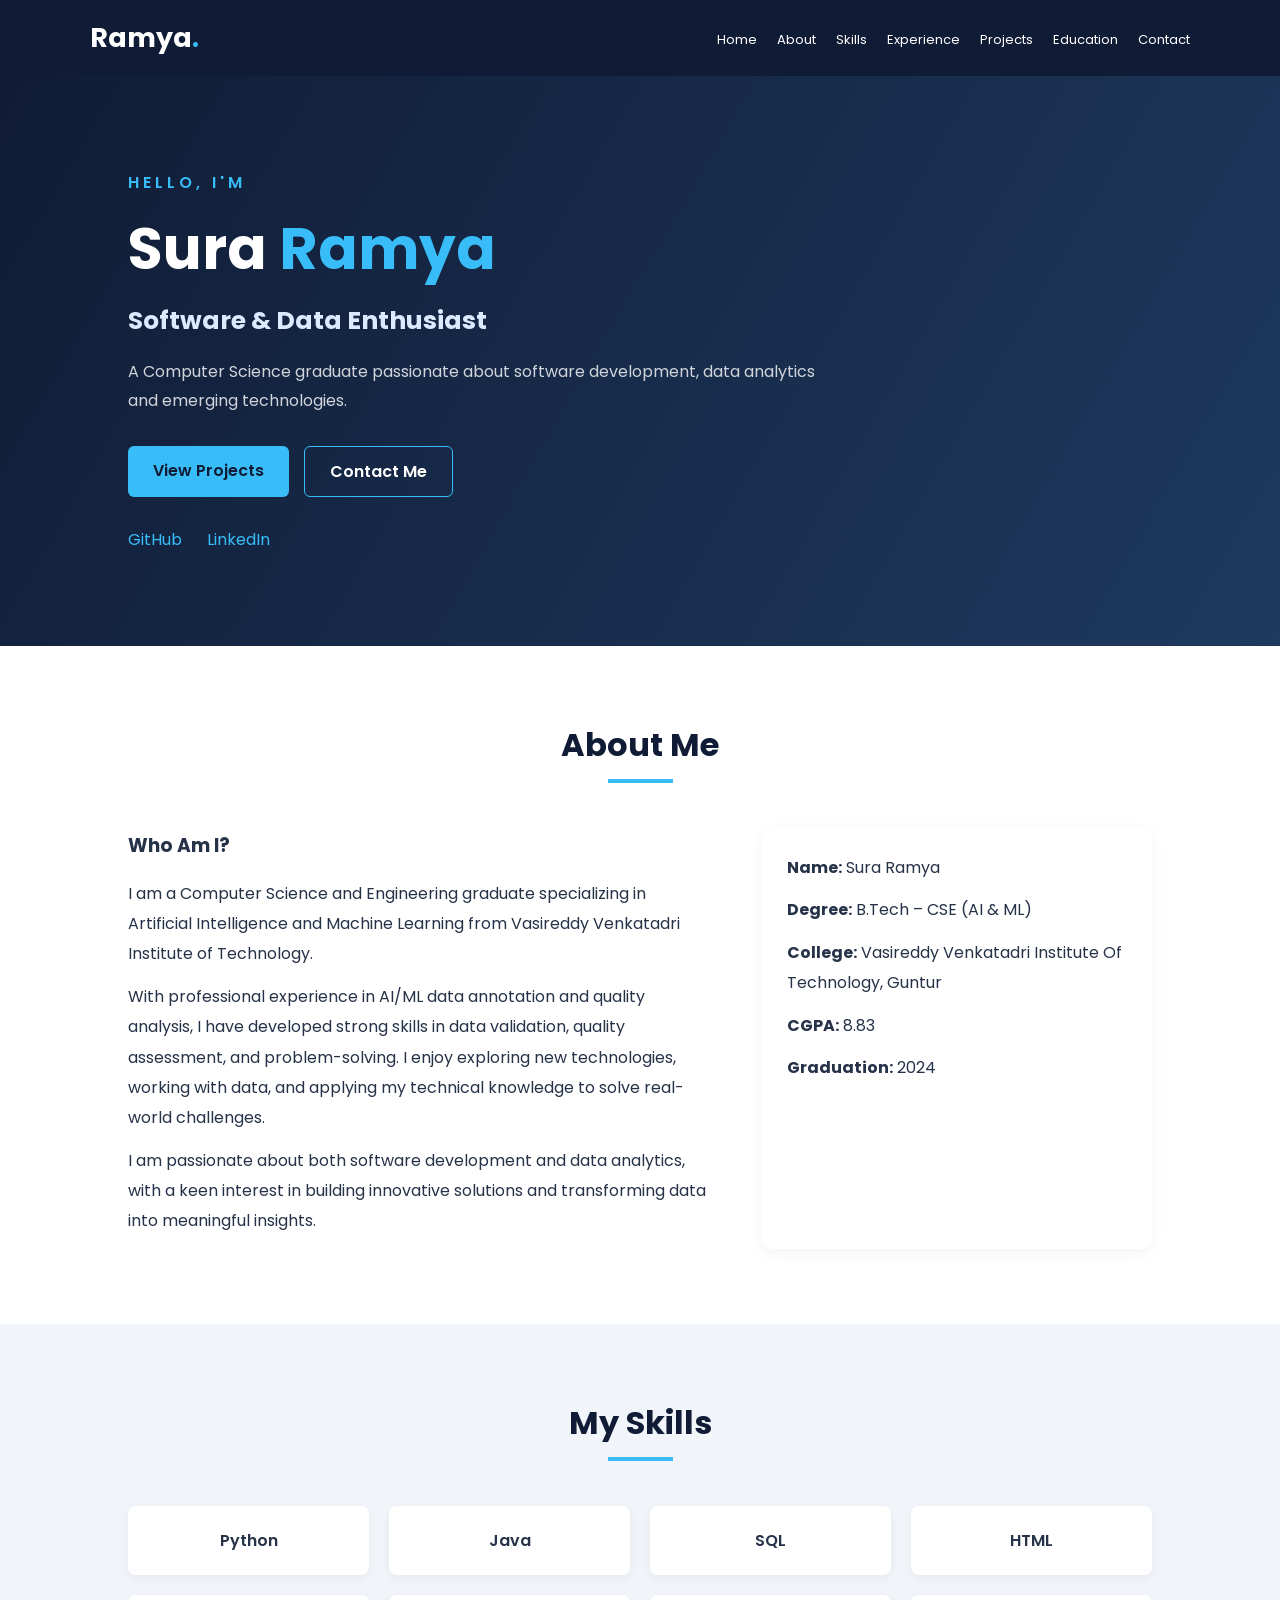
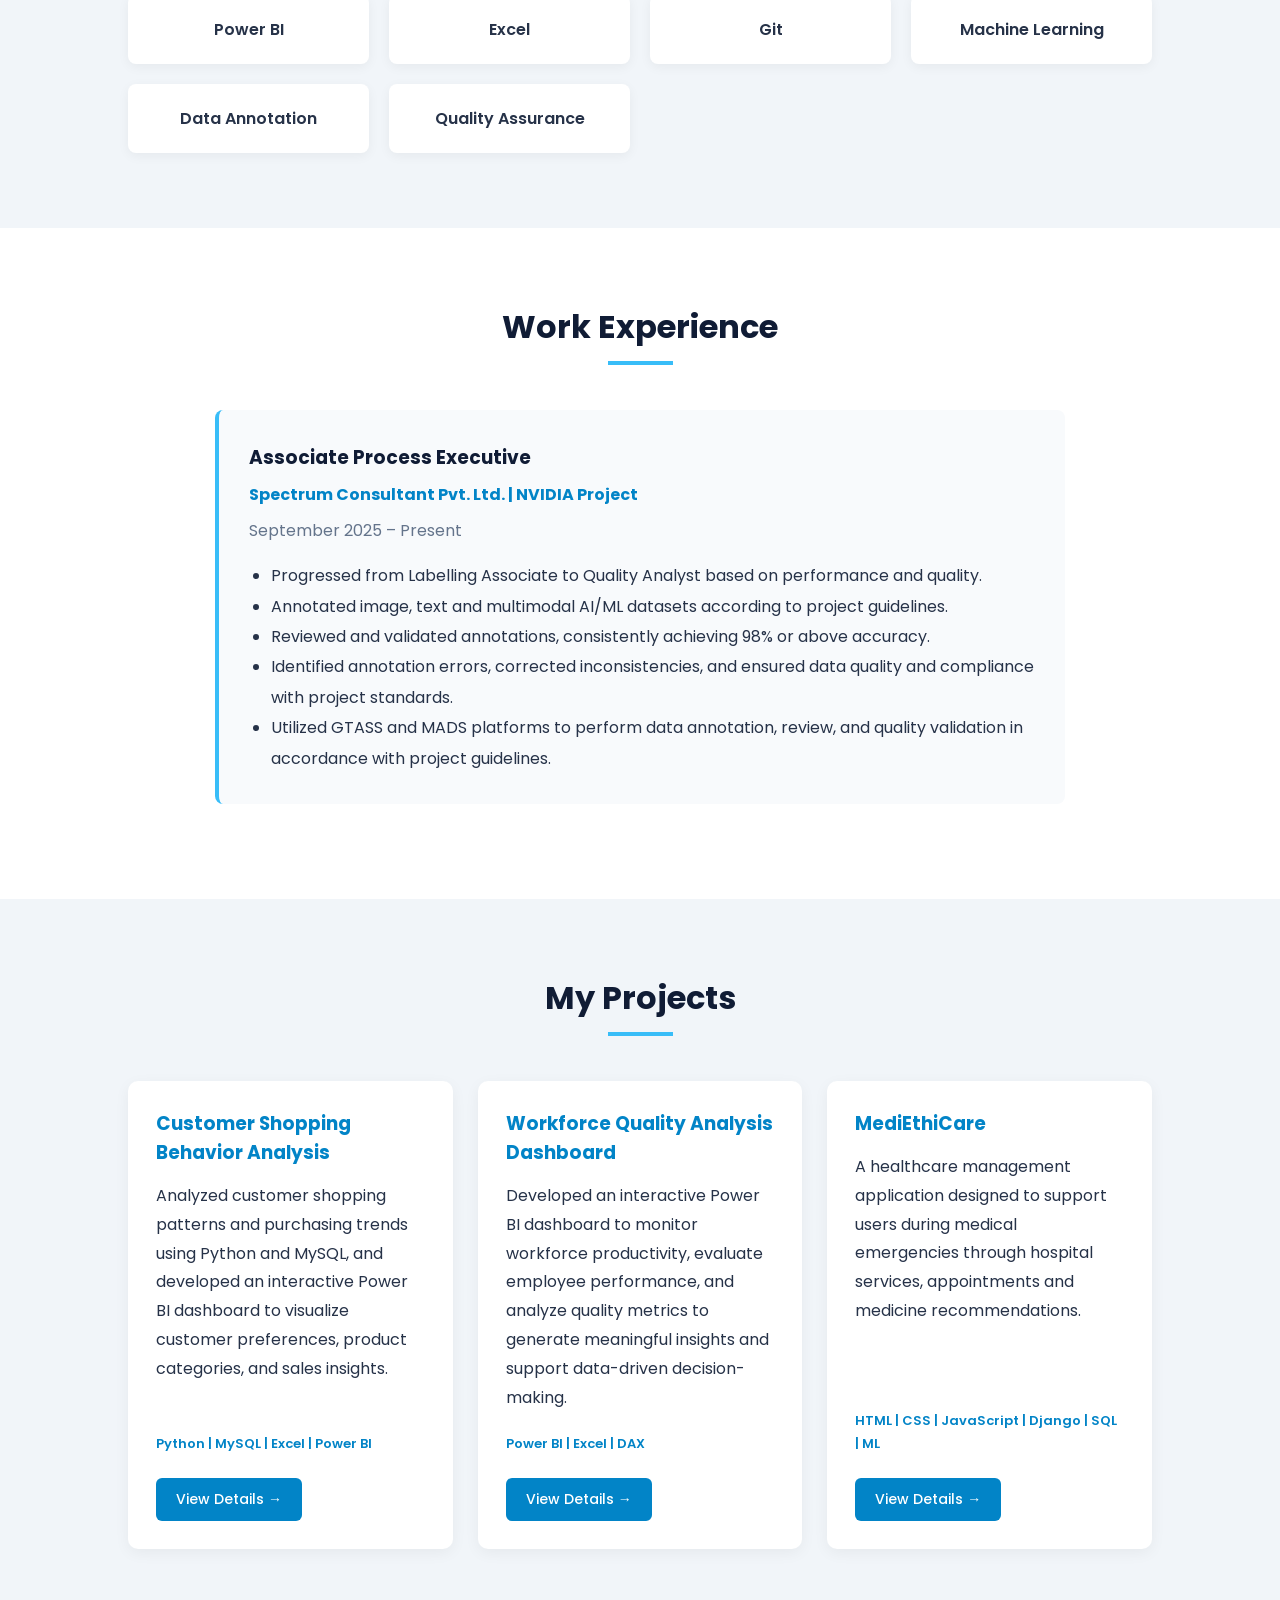
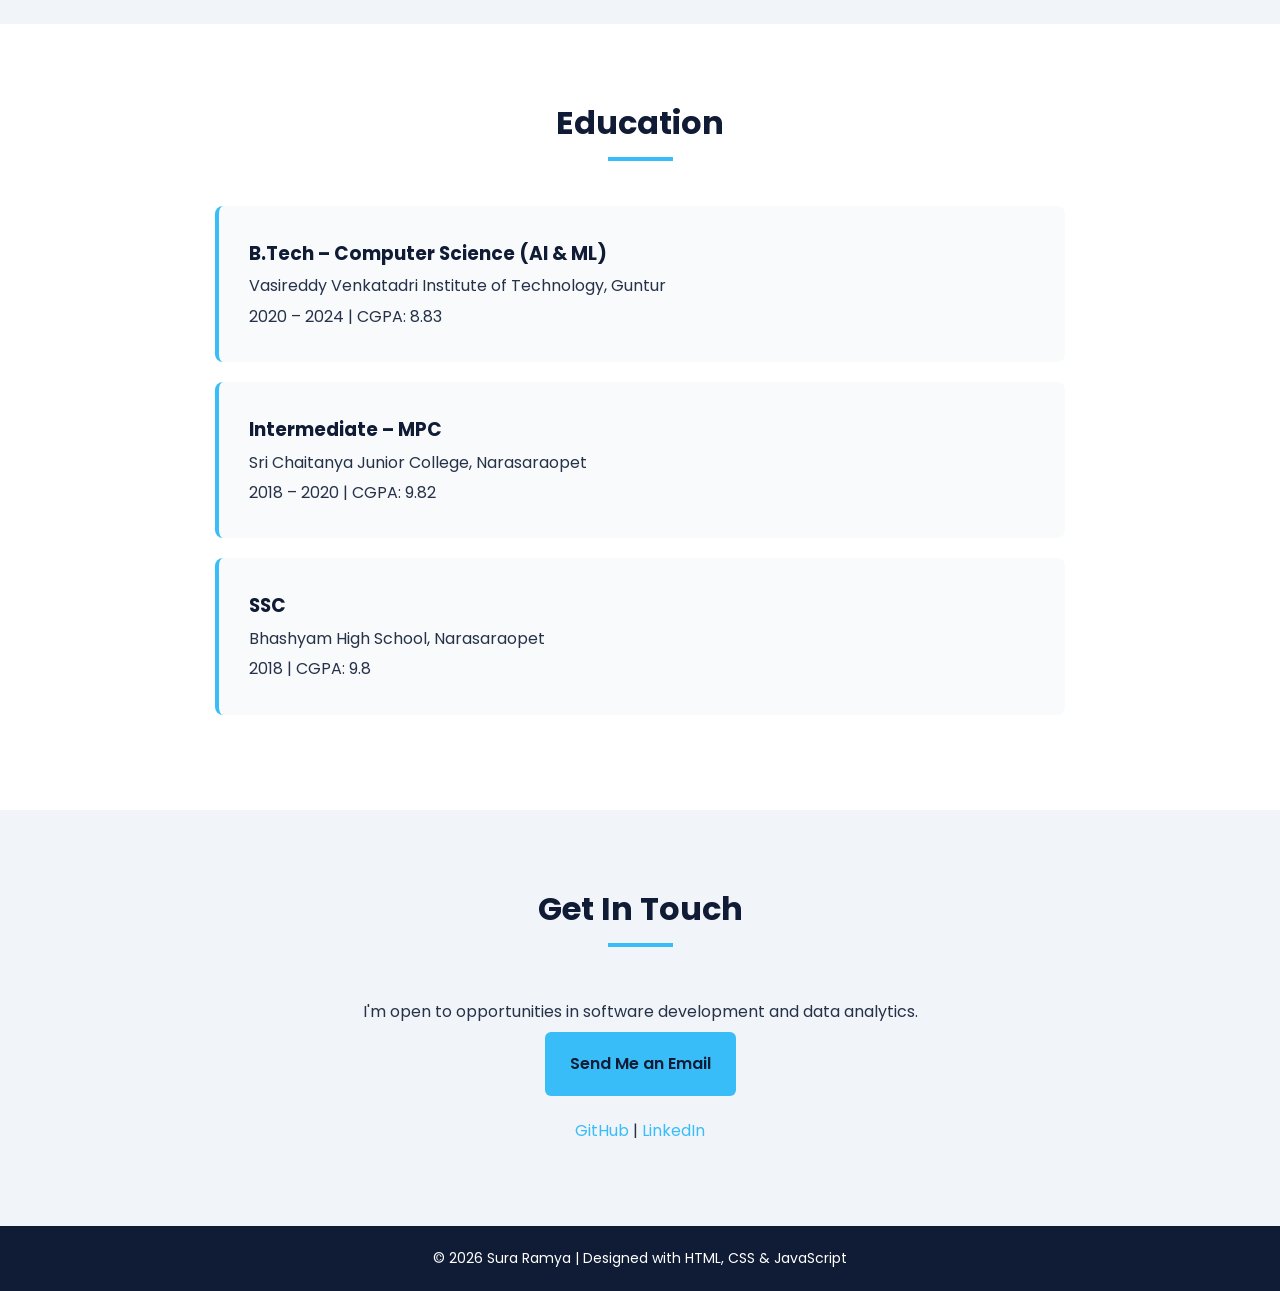
<file: index.html>
<!DOCTYPE html>
<html lang="en">
<head>
    <meta charset="UTF-8">
    <meta name="viewport" content="width=device-width, initial-scale=1.0">

    <title>Sura Ramya | Portfolio</title>

    <link rel="stylesheet" href="style.css">

    <link rel="preconnect" href="https://fonts.googleapis.com">
    <link href="https://fonts.googleapis.com/css2?family=Poppins:wght@300;400;500;600;700&display=swap" rel="stylesheet">
</head>

<body>

<!-- NAVBAR -->
<header>
    <nav class="navbar">
        <h2 class="logo">Ramya<span>.</span></h2>

        <ul class="nav-links" id="navLinks">
            <li><a href="#home">Home</a></li>
            <li><a href="#about">About</a></li>
            <li><a href="#skills">Skills</a></li>
            <li><a href="#experience">Experience</a></li>
            <li><a href="#projects">Projects</a></li>
            <li><a href="#education">Education</a></li>
            <li><a href="#contact">Contact</a></li>
        </ul>

        <button class="menu-btn" onclick="toggleMenu()">☰</button>
    </nav>
</header>

<!-- HOME -->
<section class="hero" id="home">
    <div class="hero-content">

        <p class="intro">HELLO, I'M</p>

        <h1>Sura <span>Ramya</span></h1>

        <h2>Software & Data Enthusiast</h2>

        <p>
            A Computer Science graduate passionate about
            software development, data analytics and
            emerging technologies.
        </p>

        <div class="hero-buttons">
            <a href="#projects" class="btn">View Projects</a>
            <a href="#contact" class="btn outline">Contact Me</a>
        </div>

        <div class="social-links">
            <a href="https://github.com/Ramyasura" target="_blank">GitHub</a>
            <a href="https://linkedin.com/in/sura-ramya-1ba580218" target="_blank">LinkedIn</a>
        </div>

    </div>
</section>

<!-- ABOUT -->
<section id="about" class="section">

    <h2 class="section-title">About Me</h2>

    <div class="about-content">

        <div>
            <h3>Who Am I?</h3>

            <p>
                I am a Computer Science and Engineering graduate specializing 
                in Artificial Intelligence and Machine Learning from Vasireddy 
                Venkatadri Institute of Technology.
            </p>

            <p>
                With professional experience in AI/ML data annotation and 
                quality analysis, I have developed strong skills in data validation, 
                quality assessment, and problem-solving. I enjoy exploring new technologies,
                working with data, and applying my technical knowledge to solve real-world
                challenges.
            </p>

            <p>
                I am passionate about both software development and data
                analytics, with a keen interest in building innovative 
                solutions and transforming data into meaningful insights.
            </p>
        </div>

        <div class="about-details">
            <p><strong>Name:</strong> Sura Ramya</p>
            <p><strong>Degree:</strong> B.Tech – CSE (AI & ML)</p>
            <p><strong>College:</strong> Vasireddy Venkatadri Institute Of Technology, Guntur</p>
            <p><strong>CGPA:</strong> 8.83</p>
            <p><strong>Graduation:</strong> 2024</p>
        </div>

    </div>
</section>

<!-- SKILLS -->
<section id="skills" class="section light">

    <h2 class="section-title">My Skills</h2>

    <div class="skills-grid">
        <div class="skill-card">Python</div>
        <div class="skill-card">Java</div>
        <div class="skill-card">SQL</div>
        <div class="skill-card">HTML</div>
        <div class="skill-card">Power BI</div>
        <div class="skill-card">Excel</div>
        <div class="skill-card">Git</div>
        <div class="skill-card">Machine Learning</div>
        <div class="skill-card">Data Annotation</div>
        <div class="skill-card">Quality Assurance</div>
    </div>

</section>

<!-- EXPERIENCE -->
<section id="experience" class="section">

    <h2 class="section-title">Work Experience</h2>

    <div class="experience-card">

        <h3>Associate Process Executive</h3>

        <h4>Spectrum Consultant Pvt. Ltd. | NVIDIA Project</h4>

        <p class="date">September 2025 – Present</p>

        <ul>
            <li>
                Progressed from Labelling Associate to Quality
                Analyst based on performance and quality.
            </li>

            <li>
                Annotated image, text and multimodal AI/ML datasets
                according to project guidelines.
            </li>

            <li>
                Reviewed and validated annotations, consistently
                achieving 98% or above accuracy.
            </li>

            <li>
               Identified annotation errors, corrected inconsistencies, 
               and ensured data quality and compliance with project standards.
            </li>

            <li>
                Utilized GTASS and MADS platforms to perform data annotation, review, 
                and quality validation in accordance with project guidelines.
            </li>
        </ul>

    </div>
</section>

<!-- PROJECTS -->
<section id="projects" class="section light">

    <h2 class="section-title">My Projects</h2>

    <div class="projects-grid">

        <!-- PROJECT 1 -->
        <div class="project-card">

            <h3>Customer Shopping Behavior Analysis</h3>

            <p>
                Analyzed customer shopping patterns and purchasing
                trends using Python and MySQL, and developed an
                interactive Power BI dashboard to visualize customer
                preferences, product categories, and sales insights.
            </p>

            <div class="tags">
                Python | MySQL | Excel | Power BI
            </div>

            <a href="customer-shopping-analysis.html" class="project-btn">
                View Details →
            </a>
        </div>

        <!-- PROJECT 2 -->
        <div class="project-card">

            <h3>Workforce Quality Analysis Dashboard</h3>

            <p>
                Developed an interactive Power BI dashboard to monitor workforce productivity, 
                evaluate employee performance, and analyze quality metrics to generate meaningful 
                insights and support data-driven decision-making.
            </p>

            <div class="tags">
                Power BI | Excel | DAX
            </div>

            <a href="quality-dashboard.html" class="project-btn">
                View Details →
            </a>

        </div>

        <!-- PROJECT 3 -->
        <div class="project-card">

            <h3>MediEthiCare</h3>

            <p>
                A healthcare management application designed
                to support users during medical emergencies
                through hospital services, appointments and
                medicine recommendations.
            </p>

            <div class="tags">
                HTML | CSS | JavaScript | Django | SQL | ML
            </div>

            <a href="medieticare.html" class="project-btn">
                View Details →
            </a>

        </div>


        

    </div>

</section>

<!-- EDUCATION -->
<section id="education" class="section">

    <h2 class="section-title">Education</h2>

    <div class="education-card">
        <h3>B.Tech – Computer Science (AI & ML)</h3>
        <p>Vasireddy Venkatadri Institute of Technology, Guntur</p>
        <p>2020 – 2024 | CGPA: 8.83</p>
    </div>

    <div class="education-card">
        <h3>Intermediate – MPC</h3>
        <p>Sri Chaitanya Junior College, Narasaraopet</p>
        <p>2018 – 2020 | CGPA: 9.82</p>
    </div>

    <div class="education-card">
        <h3>SSC</h3>
        <p>Bhashyam High School, Narasaraopet</p>
        <p>2018 | CGPA: 9.8</p>
    </div>

</section>

<!-- CONTACT -->
<section id="contact" class="section light">

    <h2 class="section-title">Get In Touch</h2>

    <div class="contact-content">

        <p>
            I'm open to opportunities in software development
            and data analytics.
        </p>

        <a href="mailto:suraramya9@gmail.com" class="btn">
            Send Me an Email
        </a>

        <p class="contact-links">
            <a href="https://github.com/Ramyasura" target="_blank">GitHub</a>
            |
            <a href="https://linkedin.com/in/sura-ramya-1ba580218" target="_blank">LinkedIn</a>
        </p>

    </div>

</section>

<!-- FOOTER -->
<footer>
    <p>© 2026 Sura Ramya | Designed with HTML, CSS & JavaScript</p>
</footer>

<script src="script.js"></script>

</body>
</html>
</file>
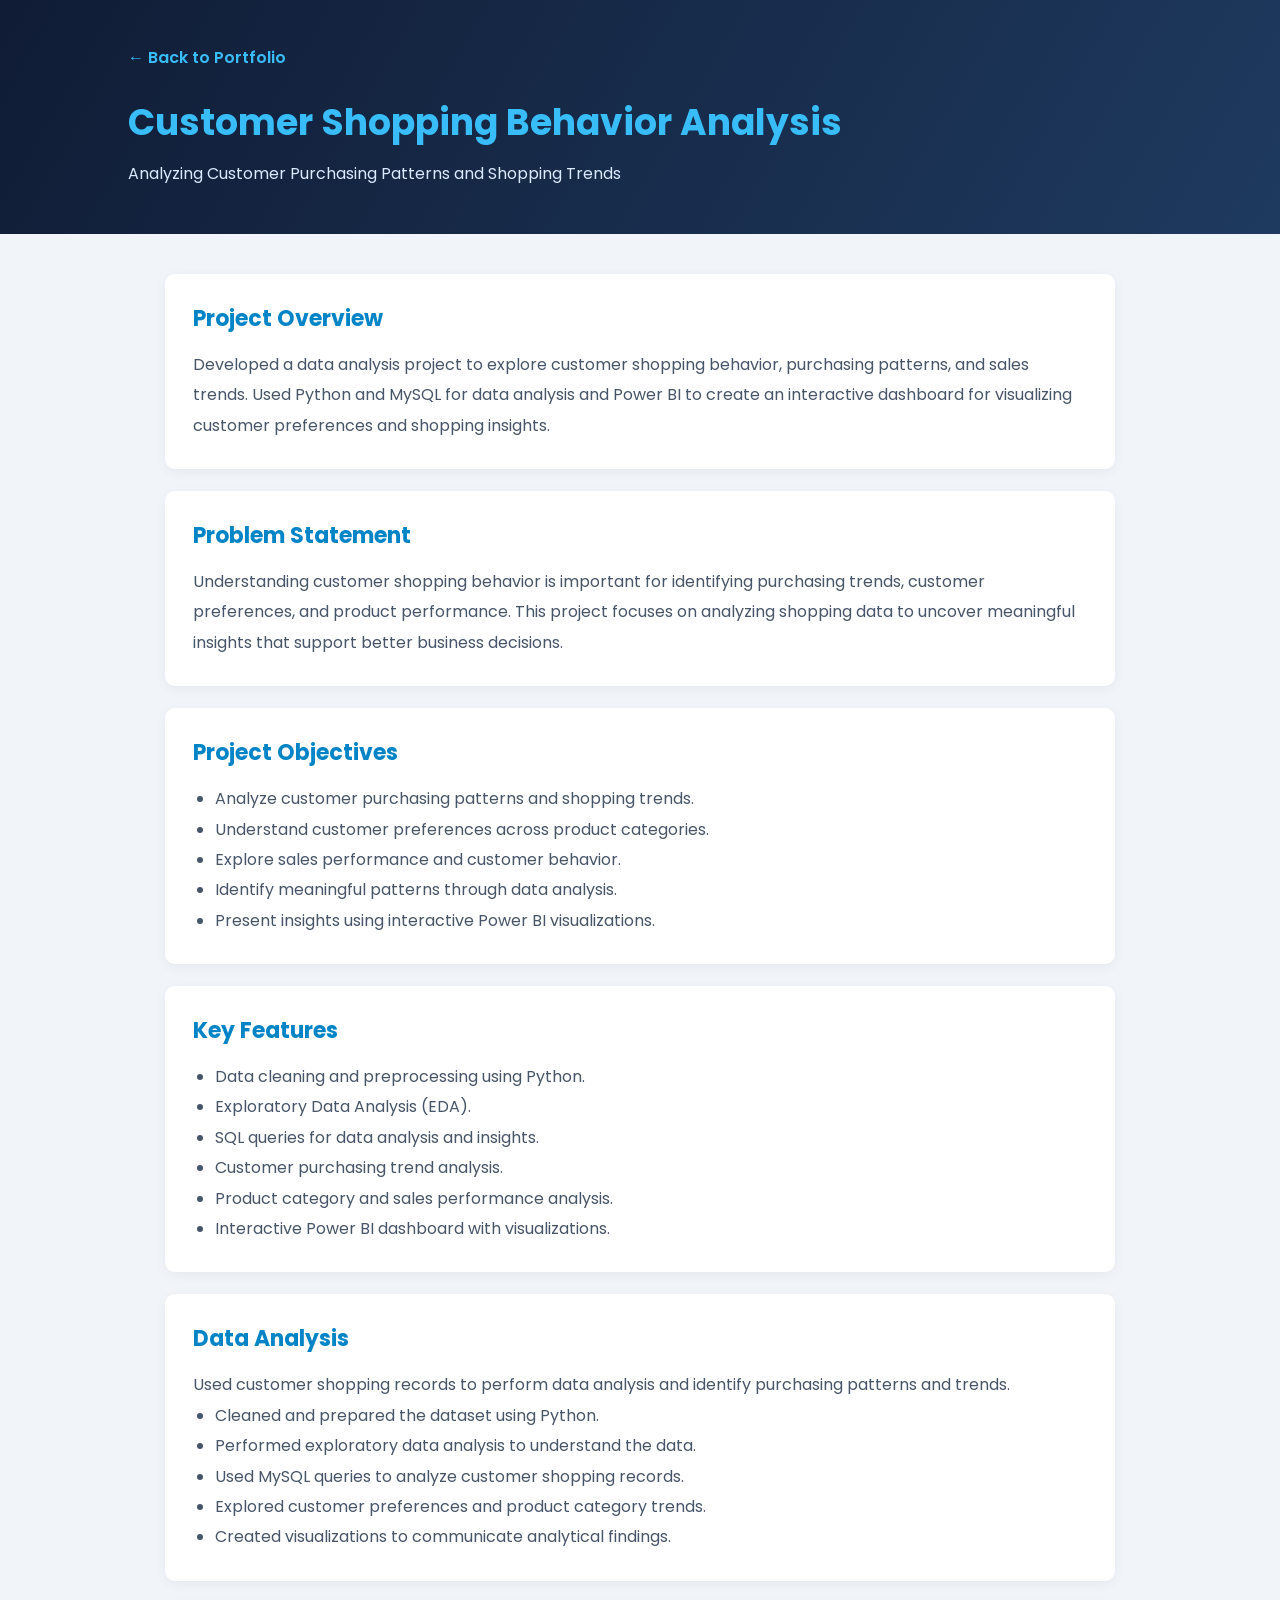
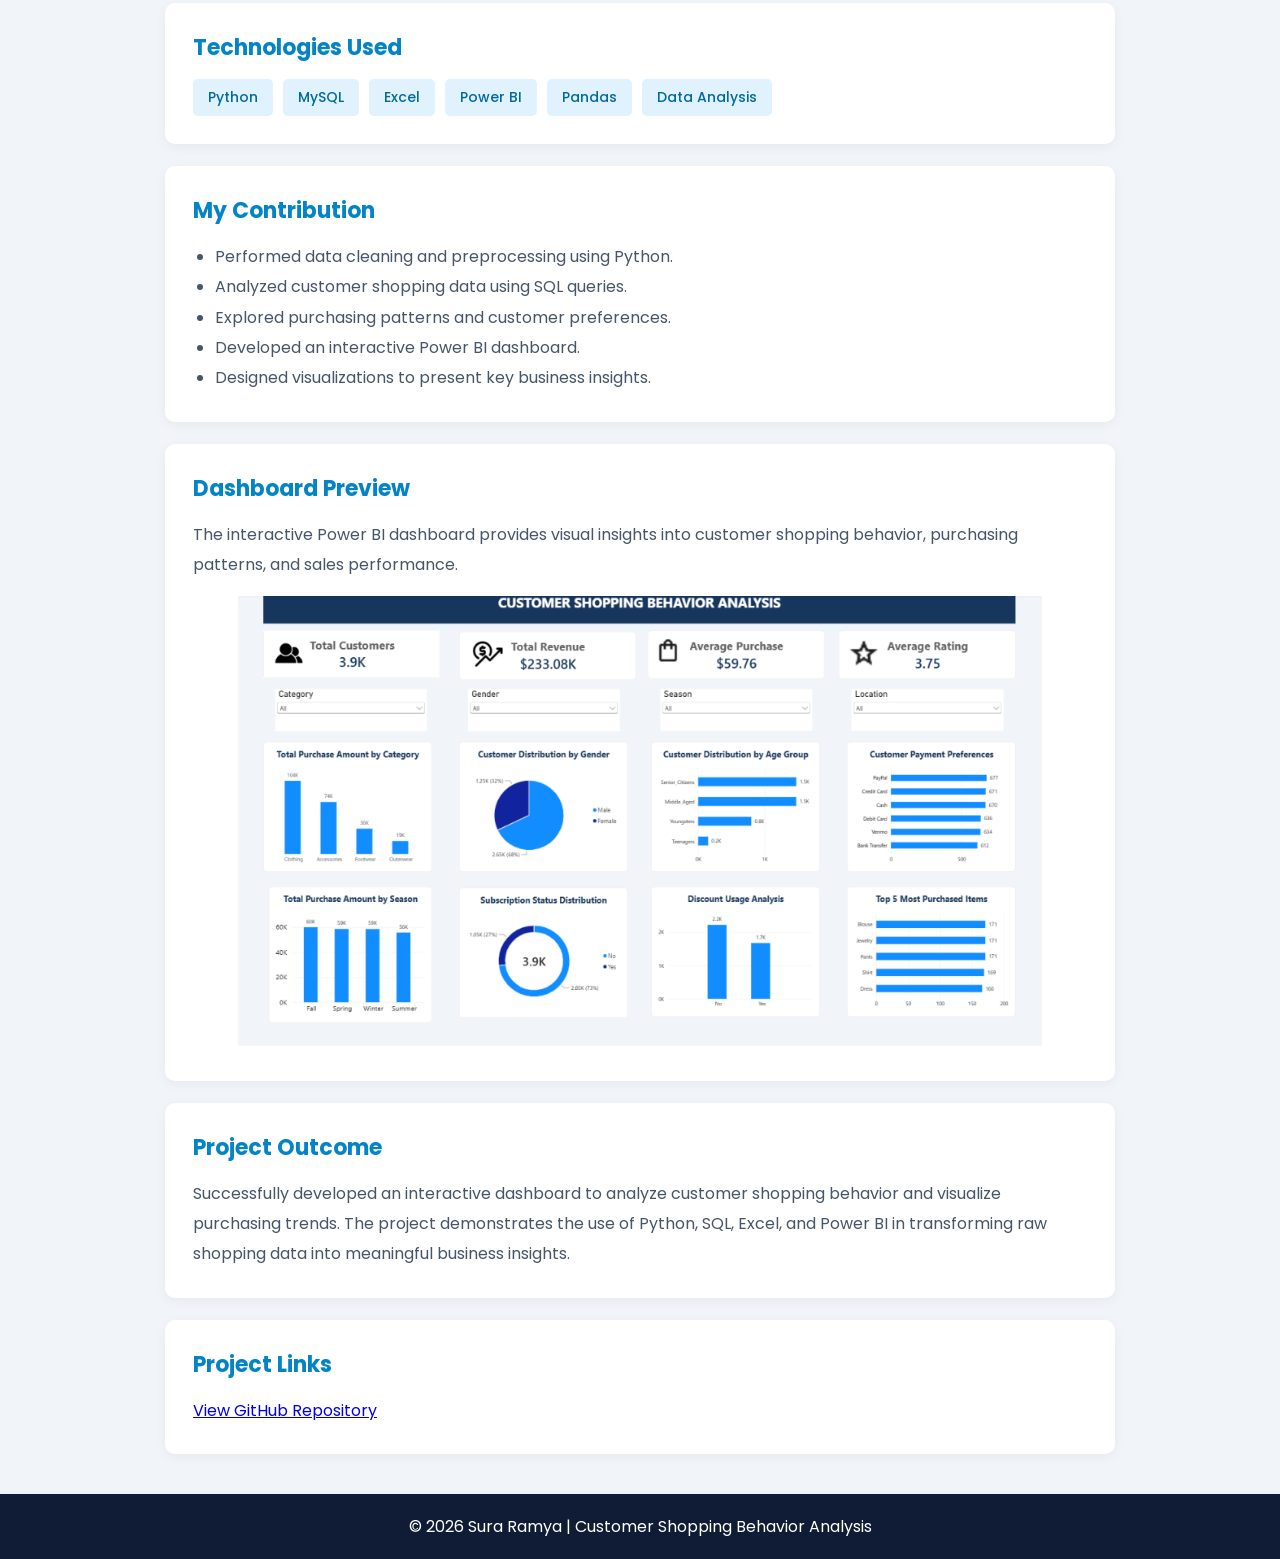
<file: customer-shopping-analysis.html>
<!DOCTYPE html>
<html lang="en">
<head>
    <meta charset="UTF-8">
    <meta name="viewport" content="width=device-width, initial-scale=1.0">

    <title>Customer Shopping Behavior Analysis | Sura Ramya</title>

    <link rel="stylesheet" href="project-style.css">

    <link href="https://fonts.googleapis.com/css2?family=Poppins:wght@300;400;500;600;700&display=swap" rel="stylesheet">
</head>

<body>

<header class="project-header">

    <a href="index.html" class="back-link">
        ← Back to Portfolio
    </a>

    <h1>Customer Shopping Behavior Analysis</h1>

    <p>Analyzing Customer Purchasing Patterns and Shopping Trends</p>

</header>

<main class="project-container">

    <section class="project-section">
        <h2>Project Overview</h2>

        <p>
            Developed a data analysis project to explore customer
            shopping behavior, purchasing patterns, and sales trends.
            Used Python and MySQL for data analysis and Power BI
            to create an interactive dashboard for visualizing
            customer preferences and shopping insights.
        </p>
    </section>

    <section class="project-section">
        <h2>Problem Statement</h2>

        <p>
            Understanding customer shopping behavior is important
            for identifying purchasing trends, customer preferences,
            and product performance. This project focuses on analyzing
            shopping data to uncover meaningful insights that support
            better business decisions.
        </p>
    </section>

    <section class="project-section">
        <h2>Project Objectives</h2>

        <ul>
            <li>Analyze customer purchasing patterns and shopping trends.</li>
            <li>Understand customer preferences across product categories.</li>
            <li>Explore sales performance and customer behavior.</li>
            <li>Identify meaningful patterns through data analysis.</li>
            <li>Present insights using interactive Power BI visualizations.</li>
        </ul>
    </section>

    <section class="project-section">
        <h2>Key Features</h2>

        <ul>
            <li>Data cleaning and preprocessing using Python.</li>
            <li>Exploratory Data Analysis (EDA).</li>
            <li>SQL queries for data analysis and insights.</li>
            <li>Customer purchasing trend analysis.</li>
            <li>Product category and sales performance analysis.</li>
            <li>Interactive Power BI dashboard with visualizations.</li>
        </ul>
    </section>

    <section class="project-section">
        <h2>Data Analysis</h2>

        <p>
            Used customer shopping records to perform data analysis
            and identify purchasing patterns and trends.
        </p>

        <ul>
            <li>Cleaned and prepared the dataset using Python.</li>
            <li>Performed exploratory data analysis to understand the data.</li>
            <li>Used MySQL queries to analyze customer shopping records.</li>
            <li>Explored customer preferences and product category trends.</li>
            <li>Created visualizations to communicate analytical findings.</li>
        </ul>
    </section>

    <section class="project-section">
        <h2>Technologies Used</h2>

        <div class="tech-list">
            <span>Python</span>
            <span>MySQL</span>
            <span>Excel</span>
            <span>Power BI</span>
            <span>Pandas</span>
            <span>Data Analysis</span>
        </div>
    </section>

    <section class="project-section">
        <h2>My Contribution</h2>

        <ul>
            <li>Performed data cleaning and preprocessing using Python.</li>
            <li>Analyzed customer shopping data using SQL queries.</li>
            <li>Explored purchasing patterns and customer preferences.</li>
            <li>Developed an interactive Power BI dashboard.</li>
            <li>Designed visualizations to present key business insights.</li>
        </ul>
    </section>

    <section class="project-section">
        <h2>Dashboard Preview</h2>

        <p>
            The interactive Power BI dashboard provides visual insights
            into customer shopping behavior, purchasing patterns,
            and sales performance.
        </p>

        <img src="customer-shopping-dashboard.png"
             alt="Customer Shopping Behavior Analysis Dashboard"
             class="project-image">
    </section>

    <section class="project-section">
        <h2>Project Outcome</h2>

        <p>
            Successfully developed an interactive dashboard to
            analyze customer shopping behavior and visualize
            purchasing trends. The project demonstrates the use
            of Python, SQL, Excel, and Power BI in transforming
            raw shopping data into meaningful business insights.
        </p>
    </section>

    <section class="project-section">
        <h2>Project Links</h2>

        <p>
            <a href="https://github.com/Ramyasura/Customer-Shopping-Behavior-Analysis" target="_blank">
                View GitHub Repository
            </a>
        </p>

    </section>

</main>

<footer class="project-footer">
    <p>© 2026 Sura Ramya | Customer Shopping Behavior Analysis</p>
</footer>

</body>
</html>
</file>
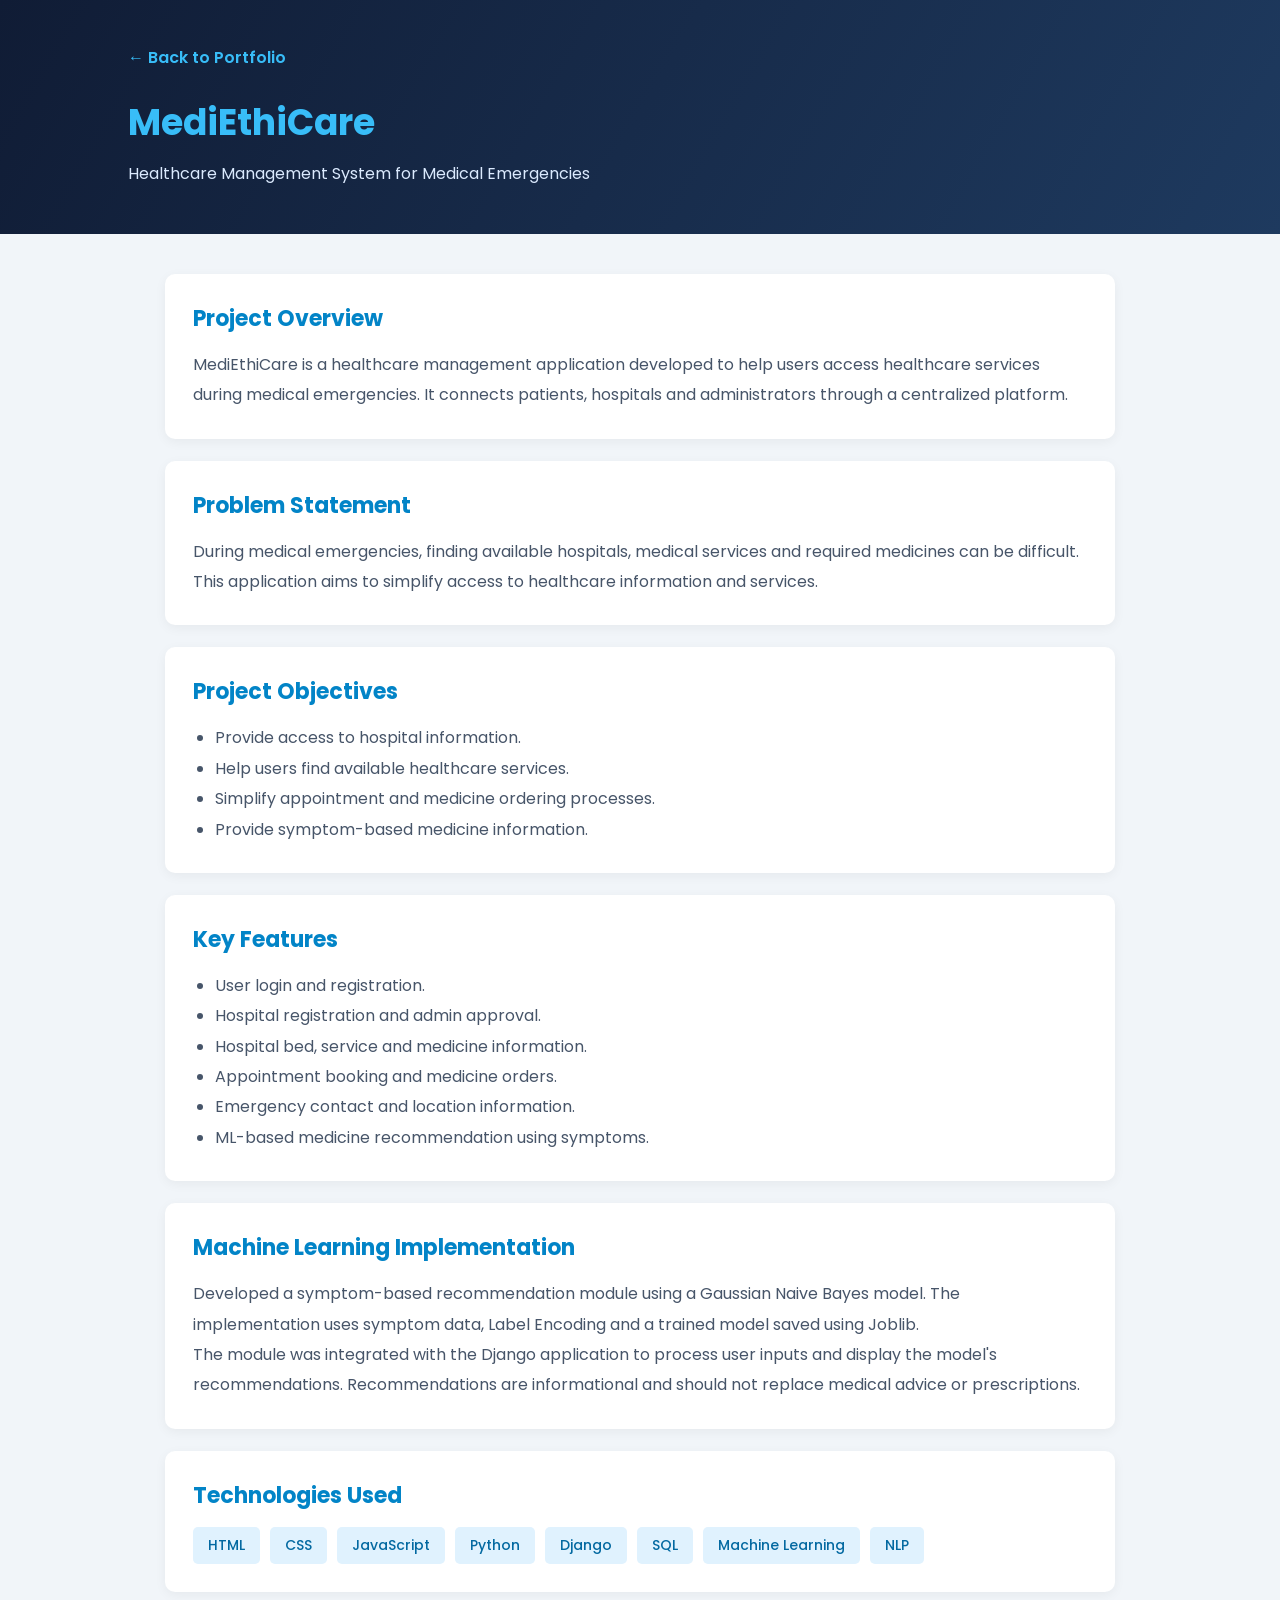
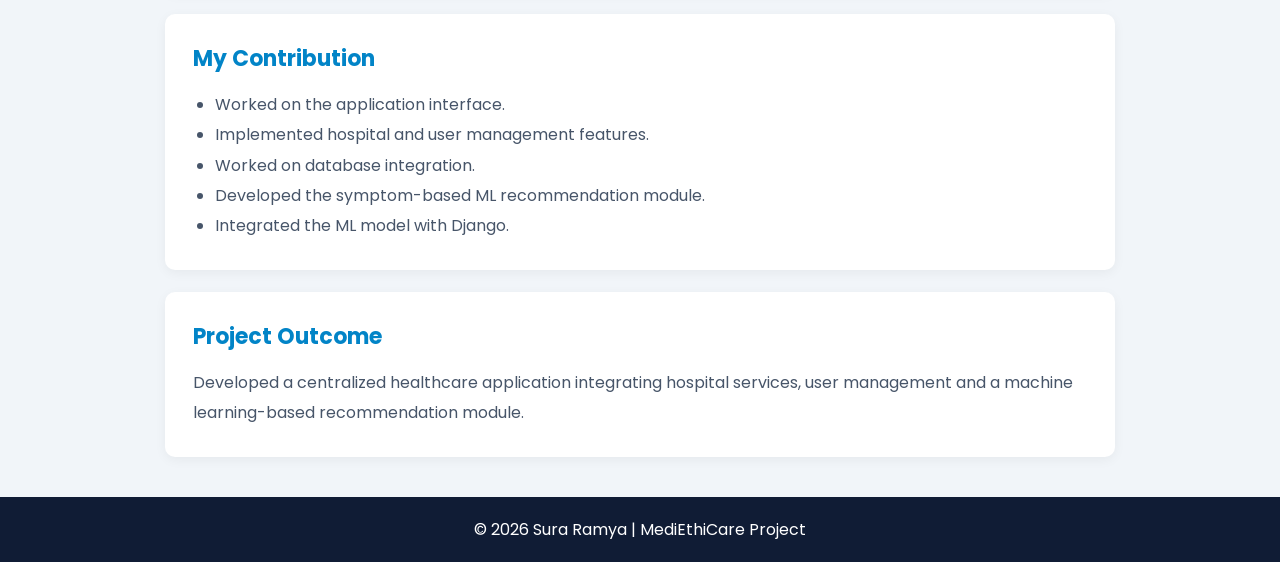
<file: medieticare.html>
<!DOCTYPE html>
<html lang="en">
<head>
    <meta charset="UTF-8">
    <meta name="viewport" content="width=device-width, initial-scale=1.0">

    <title>MediEthiCare | Sura Ramya</title>

    <link rel="stylesheet" href="project-style.css">

    <link href="https://fonts.googleapis.com/css2?family=Poppins:wght@300;400;500;600;700&display=swap" rel="stylesheet">
</head>

<body>

<header class="project-header">

    <a href="index.html" class="back-link">
        ← Back to Portfolio
    </a>

    <h1>MediEthiCare</h1>

    <p>Healthcare Management System for Medical Emergencies</p>

</header>

<main class="project-container">

    <section class="project-section">
        <h2>Project Overview</h2>

        <p>
            MediEthiCare is a healthcare management application
            developed to help users access healthcare services
            during medical emergencies. It connects patients,
            hospitals and administrators through a centralized
            platform.
        </p>
    </section>

    <section class="project-section">
        <h2>Problem Statement</h2>

        <p>
            During medical emergencies, finding available hospitals,
            medical services and required medicines can be difficult.
            This application aims to simplify access to healthcare
            information and services.
        </p>
    </section>

    <section class="project-section">
        <h2>Project Objectives</h2>

        <ul>
            <li>Provide access to hospital information.</li>
            <li>Help users find available healthcare services.</li>
            <li>Simplify appointment and medicine ordering processes.</li>
            <li>Provide symptom-based medicine information.</li>
        </ul>
    </section>

    <section class="project-section">
        <h2>Key Features</h2>

        <ul>
            <li>User login and registration.</li>
            <li>Hospital registration and admin approval.</li>
            <li>Hospital bed, service and medicine information.</li>
            <li>Appointment booking and medicine orders.</li>
            <li>Emergency contact and location information.</li>
            <li>ML-based medicine recommendation using symptoms.</li>
        </ul>
    </section>

    <section class="project-section">
        <h2>Machine Learning Implementation</h2>

        <p>
            Developed a symptom-based recommendation module using
            a Gaussian Naive Bayes model. The implementation uses
            symptom data, Label Encoding and a trained model saved
            using Joblib.
        </p>

        <p>
            The module was integrated with the Django application
            to process user inputs and display the model's
            recommendations. Recommendations are informational
            and should not replace medical advice or prescriptions.
        </p>
    </section>

    <section class="project-section">
        <h2>Technologies Used</h2>

        <div class="tech-list">
            <span>HTML</span>
            <span>CSS</span>
            <span>JavaScript</span>
            <span>Python</span>
            <span>Django</span>
            <span>SQL</span>
            <span>Machine Learning</span>
            <span>NLP</span>

        </div>
    </section>

    <section class="project-section">
        <h2>My Contribution</h2>

        <ul>
            <li>Worked on the application interface.</li>
            <li>Implemented hospital and user management features.</li>
            <li>Worked on database integration.</li>
            <li>Developed the symptom-based ML recommendation module.</li>
            <li>Integrated the ML model with Django.</li>
        </ul>
    </section>

    <section class="project-section">
        <h2>Project Outcome</h2>

        <p>
            Developed a centralized healthcare application
            integrating hospital services, user management
            and a machine learning-based recommendation module.
        </p>
    </section>

</main>

<footer class="project-footer">
    <p>© 2026 Sura Ramya | MediEthiCare Project</p>
</footer>

</body>
</html>
</file>
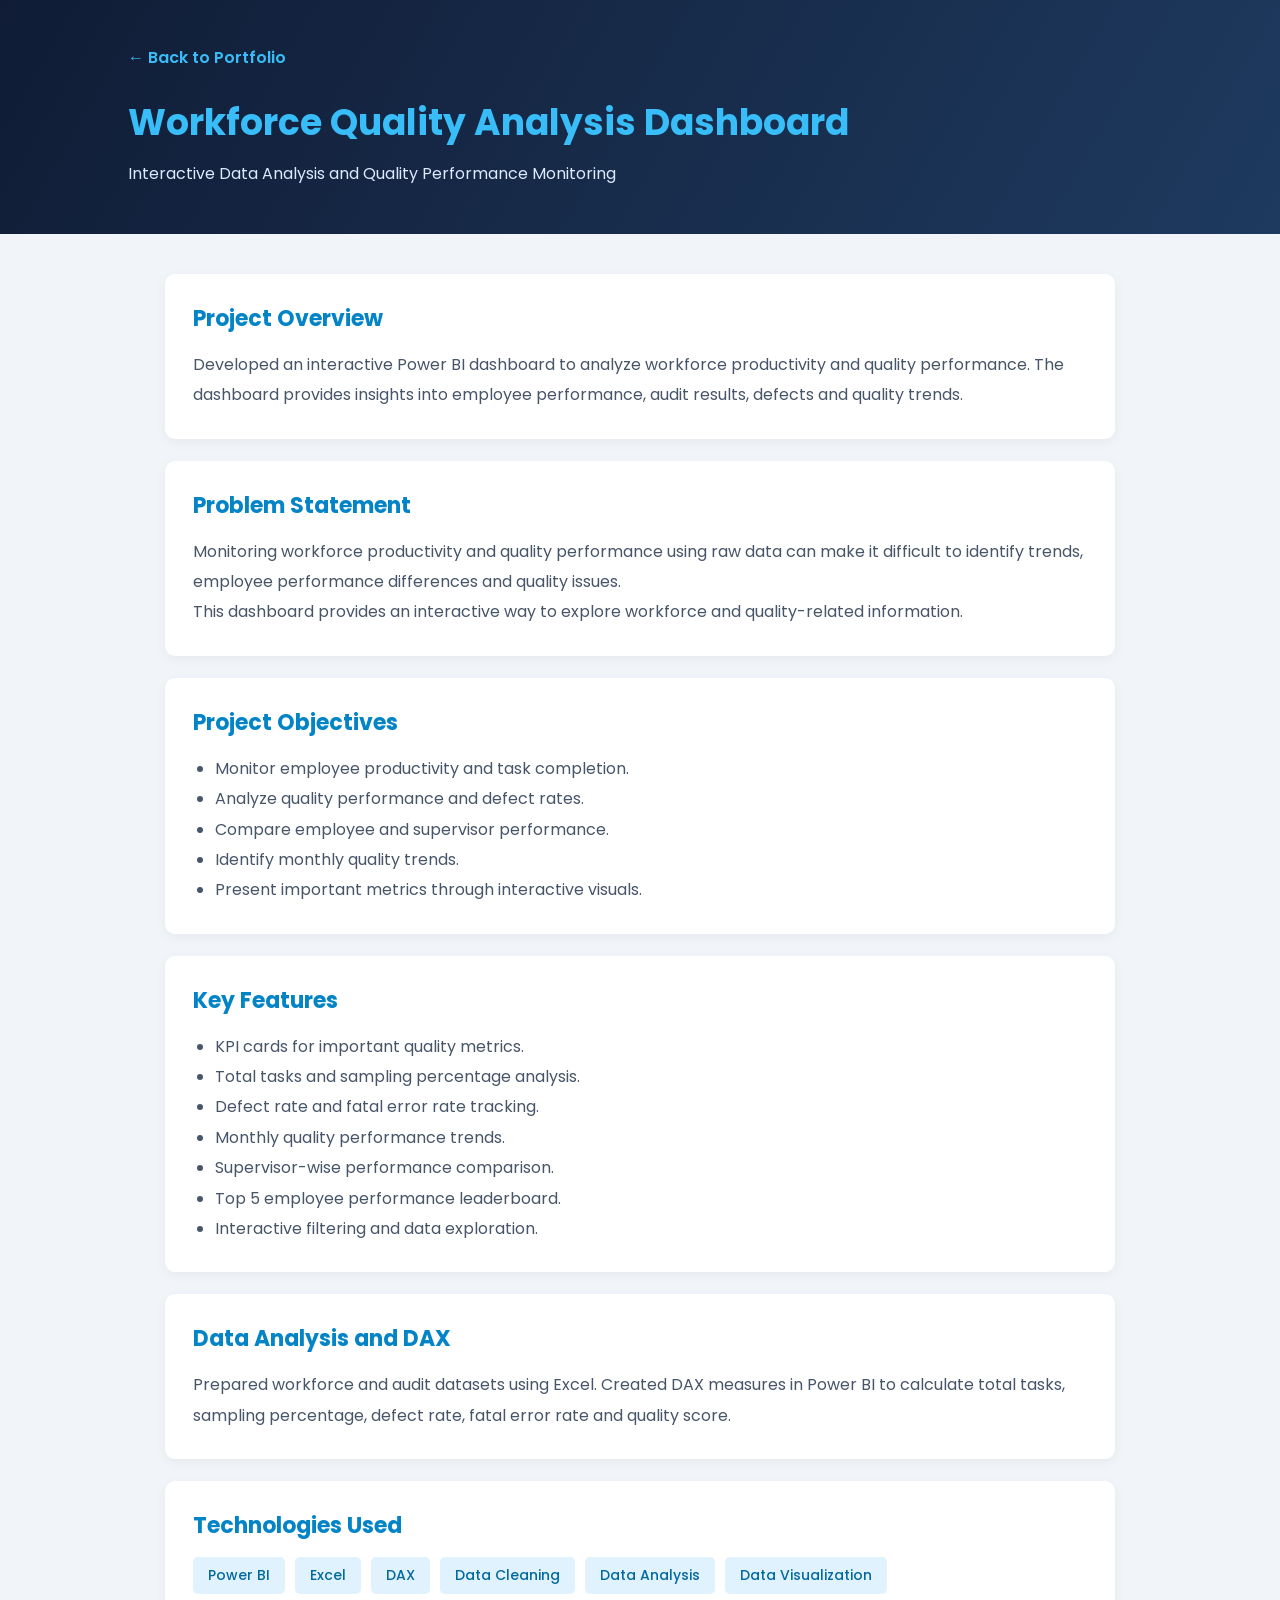
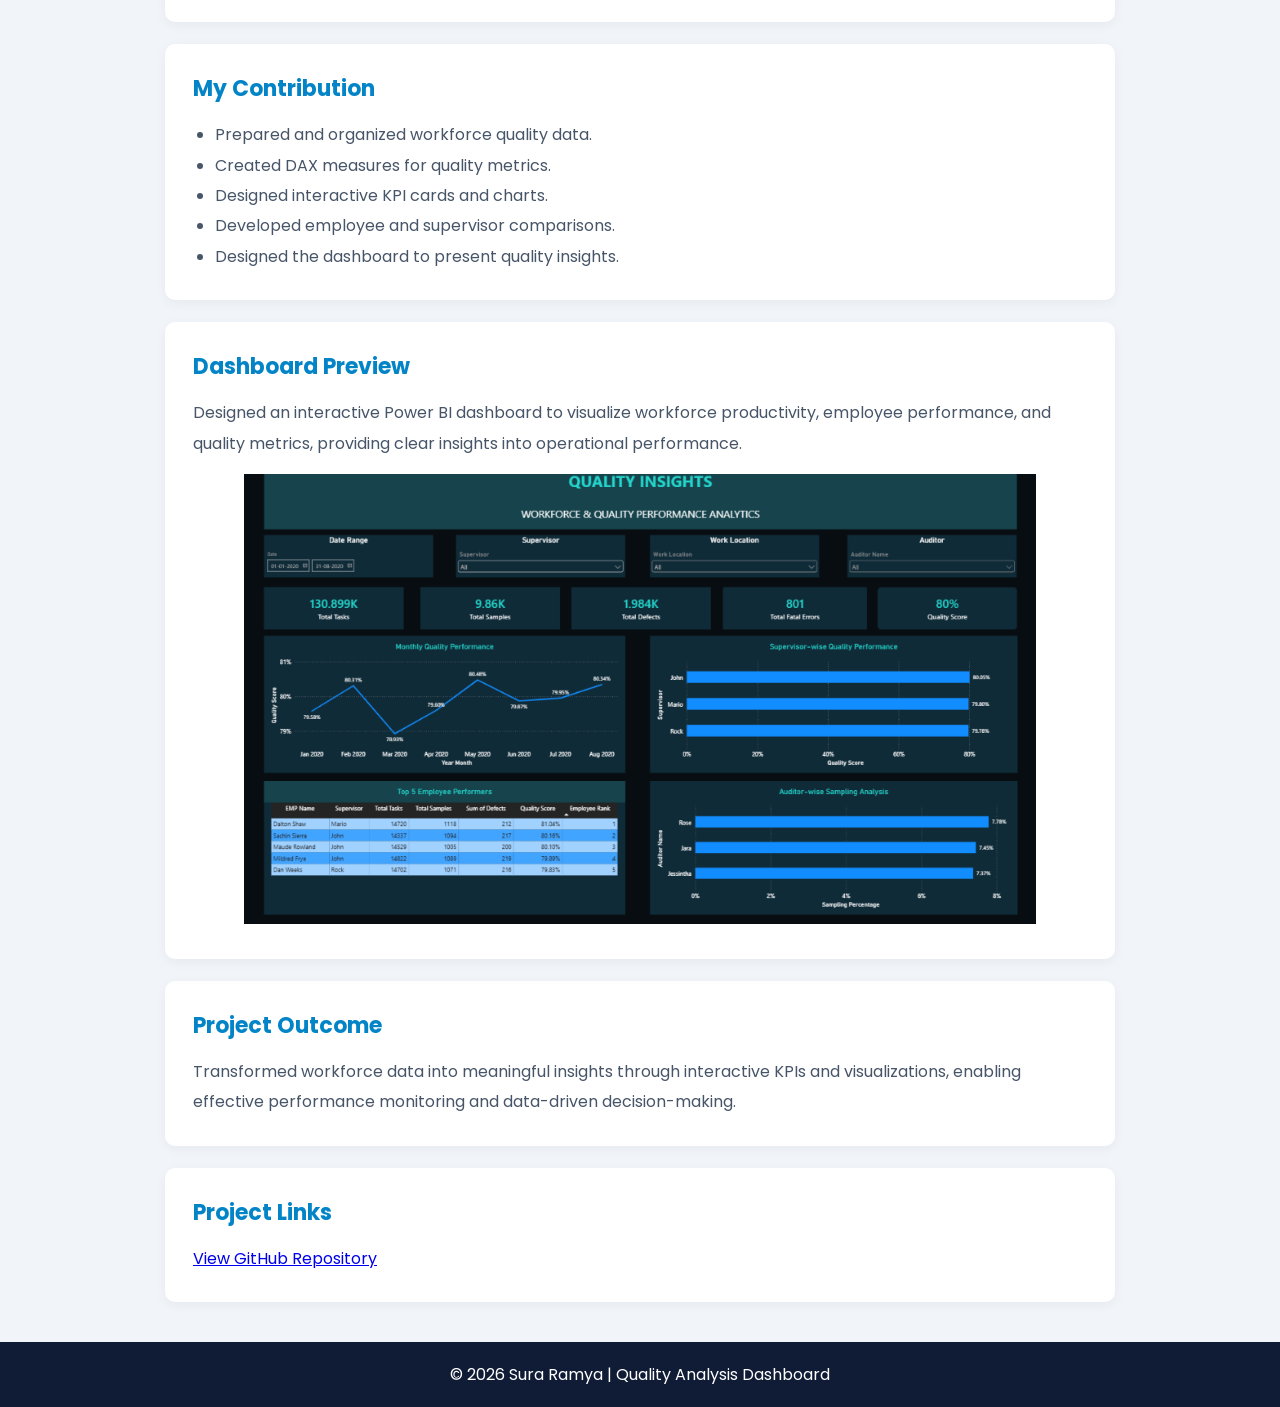
<file: quality-dashboard.html>
<!DOCTYPE html>
<html lang="en">
<head>
    <meta charset="UTF-8">
    <meta name="viewport" content="width=device-width, initial-scale=1.0">

    <title>Quality Analysis Dashboard | Sura Ramya</title>

    <link rel="stylesheet" href="project-style.css">

    <link href="https://fonts.googleapis.com/css2?family=Poppins:wght@300;400;500;600;700&display=swap" rel="stylesheet">
</head>

<body>

<header class="project-header">

    <a href="index.html" class="back-link">
        ← Back to Portfolio
    </a>

    <h1>Workforce Quality Analysis Dashboard</h1>

    <p>Interactive Data Analysis and Quality Performance Monitoring</p>

</header>

<main class="project-container">

    <section class="project-section">
        <h2>Project Overview</h2>

        <p>
            Developed an interactive Power BI dashboard to analyze
            workforce productivity and quality performance.
            The dashboard provides insights into employee
            performance, audit results, defects and quality trends.
        </p>
    </section>

    <section class="project-section">
        <h2>Problem Statement</h2>

        <p>
            Monitoring workforce productivity and quality
            performance using raw data can make it difficult
            to identify trends, employee performance differences
            and quality issues.
        </p>

        <p>
            This dashboard provides an interactive way to
            explore workforce and quality-related information.
        </p>
    </section>

    <section class="project-section">
        <h2>Project Objectives</h2>

        <ul>
            <li>Monitor employee productivity and task completion.</li>
            <li>Analyze quality performance and defect rates.</li>
            <li>Compare employee and supervisor performance.</li>
            <li>Identify monthly quality trends.</li>
            <li>Present important metrics through interactive visuals.</li>
        </ul>
    </section>

    <section class="project-section">
        <h2>Key Features</h2>

        <ul>
            <li>KPI cards for important quality metrics.</li>
            <li>Total tasks and sampling percentage analysis.</li>
            <li>Defect rate and fatal error rate tracking.</li>
            <li>Monthly quality performance trends.</li>
            <li>Supervisor-wise performance comparison.</li>
            <li>Top 5 employee performance leaderboard.</li>
            <li>Interactive filtering and data exploration.</li>
        </ul>
    </section>

    <section class="project-section">
        <h2>Data Analysis and DAX</h2>

        <p>
            Prepared workforce and audit datasets using Excel.
            Created DAX measures in Power BI to calculate
            total tasks, sampling percentage, defect rate,
            fatal error rate and quality score.
        </p>
    </section>

    <section class="project-section">
        <h2>Technologies Used</h2>

        <div class="tech-list">
            <span>Power BI</span>
            <span>Excel</span>
            <span>DAX</span>
            <span>Data Cleaning</span>
            <span>Data Analysis</span>
            <span>Data Visualization</span>
        </div>
    </section>

    <section class="project-section">
        <h2>My Contribution</h2>

        <ul>
            <li>Prepared and organized workforce quality data.</li>
            <li>Created DAX measures for quality metrics.</li>
            <li>Designed interactive KPI cards and charts.</li>
            <li>Developed employee and supervisor comparisons.</li>
            <li>Designed the dashboard to present quality insights.</li>
        </ul>
    </section>
    <section class="project-section">
        <h2>Dashboard Preview</h2>

        <p>
            Designed an interactive Power BI dashboard to visualize
            workforce productivity, employee performance, and
            quality metrics, providing clear insights into
            operational performance.
        </p>

        <img src="Quality-Analysis-Dashboard.png"
             alt="Workforce Quality Analysis Dashboard"
             class="project-image">
    </section>
    <section class="project-section">
        <h2>Project Outcome</h2>

        <p>
            Transformed workforce data into meaningful insights
            through interactive KPIs and visualizations, enabling
            effective performance monitoring and data-driven
            decision-making.
        </p>
    </section>
     <section class="project-section">
        <h2>Project Links</h2>

        <p>
            <a href="https://github.com/Ramyasura/Quality_Insights_Dashboard" target="_blank">
                View GitHub Repository
            </a>
        </p>

    </section>

</main>

<footer class="project-footer">
    <p>© 2026 Sura Ramya | Quality Analysis Dashboard</p>
</footer>

</body>
</html>
</file>
<file: style.css>
* {
    margin: 0;
    padding: 0;
    box-sizing: border-box;
    font-family: 'Poppins', sans-serif;
    scroll-behavior: smooth;
}

body {
    color: #263248;
    background: #ffffff;
}

/* NAVBAR */
header {
    background: #101c35;
    position: sticky;
    top: 0;
    z-index: 100;
}

.navbar {
    max-width: 1150px;
    margin: auto;
    padding: 18px 25px;
    display: flex;
    justify-content: space-between;
    align-items: center;
}

.logo {
    color: white;
    font-size: 27px;
}

.logo span,
.hero h1 span {
    color: #38bdf8;
}

.nav-links {
    display: flex;
    list-style: none;
    gap: 20px;
}

.nav-links a {
    text-decoration: none;
    color: white;
    font-size: 13px;
    transition: 0.3s;
}

.nav-links a:hover {
    color: #38bdf8;
}

.menu-btn {
    display: none;
    background: none;
    color: white;
    border: none;
    font-size: 25px;
    cursor: pointer;
}

/* HOME */
.hero {
    min-height: 570px;
    background: linear-gradient(120deg, #101c35, #1e3a5f);
    display: flex;
    align-items: center;
    padding: 80px 10%;
    color: white;
}

.hero-content {
    max-width: 700px;
}

.intro {
    color: #38bdf8;
    letter-spacing: 4px;
    font-weight: 600;
}

.hero h1 {
    font-size: 58px;
    margin: 10px 0;
}

.hero h2 {
    font-size: 25px;
    margin-bottom: 18px;
    color: #dbeafe;
}

.hero-content > p:not(.intro) {
    line-height: 1.8;
    color: #d1d5db;
}

.hero-buttons {
    margin-top: 30px;
    display: flex;
    gap: 15px;
}

.btn {
    display: inline-block;
    padding: 12px 25px;
    background: #38bdf8;
    color: #101c35;
    text-decoration: none;
    border-radius: 6px;
    font-weight: 600;
    transition: 0.3s;
}

.btn:hover {
    background: #0ea5e9;
    transform: translateY(-3px);
}

.btn.outline {
    background: transparent;
    border: 1px solid #38bdf8;
    color: white;
}

.social-links {
    margin-top: 30px;
    display: flex;
    gap: 25px;
}

.social-links a,
.contact-links a {
    color: #38bdf8;
    text-decoration: none;
}

/* COMMON SECTIONS */
.section {
    padding: 75px 10%;
}

.light {
    background: #f1f5f9;
}

.section-title {
    text-align: center;
    font-size: 32px;
    margin-bottom: 45px;
    color: #101c35;
}

.section-title::after {
    content: "";
    display: block;
    width: 65px;
    height: 4px;
    background: #38bdf8;
    margin: 10px auto;
}

/* ABOUT */
.about-content {
    display: grid;
    grid-template-columns: 1.5fr 1fr;
    gap: 50px;
    line-height: 1.9;
}

.about-content h3 {
    margin-bottom: 15px;
}

.about-content p {
    margin-bottom: 12px;
}

.about-details {
    background: white;
    padding: 25px;
    border-radius: 10px;
    box-shadow: 0 4px 15px #0000000d;
}

/* SKILLS */
.skills-grid {
    display: grid;
    grid-template-columns: repeat(4, 1fr);
    gap: 20px;
}

.skill-card {
    background: white;
    padding: 22px;
    text-align: center;
    border-radius: 8px;
    font-weight: 600;
    box-shadow: 0 3px 12px #0000000d;
    transition: 0.3s;
}

.skill-card:hover {
    background: #101c35;
    color: white;
    transform: translateY(-5px);
}

/* EXPERIENCE */
.experience-card,
.education-card {
    max-width: 850px;
    margin: 20px auto;
    background: #f8fafc;
    padding: 30px;
    border-left: 4px solid #38bdf8;
    border-radius: 8px;
    line-height: 1.9;
}

.experience-card h3,
.education-card h3 {
    color: #101c35;
}

.experience-card h4 {
    color: #0284c7;
    margin: 5px 0;
}

.date {
    color: #64748b;
    margin-bottom: 15px;
}

.experience-card ul {
    padding-left: 22px;
}

/* PROJECTS */
.projects-grid {
    display: grid;
    grid-template-columns: repeat(3, 1fr);
    gap: 25px;
}

.project-card {
    background: white;
    padding: 28px;
    border-radius: 10px;
    box-shadow: 0 4px 15px #0000000d;
    transition: 0.3s;
    display: flex;
    flex-direction: column;
}

.project-card:hover {
    transform: translateY(-7px);
    box-shadow: 0 8px 25px #00000015;
}

.project-card h3 {
    margin-bottom: 15px;
    color: #0284c7;
}

.project-card p {
    line-height: 1.8;
    flex-grow: 1;
}

.tags {
    color: #0284c7;
    font-size: 13px;
    margin-top: 20px;
    font-weight: 600;
    line-height: 1.8;
}

.project-btn {
    display: inline-block;
    align-self: flex-start;
    margin-top: 22px;
    padding: 11px 20px;
    background: #0284c7;
    color: white;
    text-decoration: none;
    border-radius: 6px;
    font-size: 14px;
    font-weight: 500;
    transition: 0.3s;
}

.project-btn:hover {
    background: #101c35;
    transform: translateY(-3px);
}

/* CONTACT */
.contact-content {
    text-align: center;
    line-height: 2.5;
}

.contact-links {
    margin-top: 15px;
}

/* FOOTER */
footer {
    background: #101c35;
    color: white;
    text-align: center;
    padding: 22px;
    font-size: 14px;
}

/* MOBILE RESPONSIVE */
@media (max-width: 900px) {
    .nav-links {
        gap: 12px;
    }

    .nav-links a {
        font-size: 12px;
    }

    .projects-grid {
        grid-template-columns: repeat(2, 1fr);
    }
}

@media (max-width: 768px) {

    .menu-btn {
        display: block;
    }

    .nav-links {
        display: none;
        position: absolute;
        top: 65px;
        left: 0;
        width: 100%;
        background: #101c35;
        flex-direction: column;
        text-align: center;
        padding: 20px;
    }

    .nav-links.active {
        display: flex;
    }

    .hero {
        padding: 70px 8%;
    }

    .hero h1 {
        font-size: 42px;
    }

    .about-content {
        grid-template-columns: 1fr;
    }

    .skills-grid {
        grid-template-columns: repeat(2, 1fr);
    }

    .projects-grid {
        grid-template-columns: 1fr;
    }

    .section {
        padding: 55px 7%;
    }
}
</file>
<file: project-style.css>
* {
    margin: 0;
    padding: 0;
    box-sizing: border-box;
    font-family: 'Poppins', sans-serif;
}

html {
    scroll-behavior: smooth;
}

body {
    background: #f1f5f9;
    color: #263248;
}

/* PROJECT HEADER */
.project-header {
    background: linear-gradient(120deg, #101c35, #1e3a5f);
    color: white;
    padding: 45px 10%;
}

.project-header h1 {
    color: #38bdf8;
    font-size: 36px;
    margin: 25px 0 10px;
}

.project-header p {
    line-height: 1.8;
    color: #dbeafe;
}

.back-link {
    color: #38bdf8;
    text-decoration: none;
    font-weight: 600;
}

.back-link:hover {
    color: white;
}

/* MAIN CONTENT */
.project-container {
    max-width: 1000px;
    margin: 40px auto;
    padding: 0 25px;
}

.project-section {
    background: white;
    padding: 28px;
    margin-bottom: 22px;
    border-radius: 10px;
    box-shadow: 0 3px 12px #0000000d;
}

.project-section h2 {
    color: #0284c7;
    margin-bottom: 15px;
    font-size: 22px;
}

.project-section p,
.project-section li {
    line-height: 1.9;
    color: #475569;
}

.project-section ul {
    padding-left: 22px;
}

/* TECHNOLOGY TAGS */
.tech-list {
    display: flex;
    flex-wrap: wrap;
    gap: 10px;
}

.tech-list span {
    background: #e0f2fe;
    color: #0369a1;
    padding: 8px 15px;
    border-radius: 5px;
    font-size: 14px;
    font-weight: 500;
}

/* PROJECT IMAGES */
.project-image {
    width: 100%;
    max-height: 450px;
    object-fit: contain;
    margin-top: 15px;
    border-radius: 8px;
}

/* GITHUB BUTTON */
.github-btn {
    display: inline-block;
    background: #0284c7;
    color: white;
    padding: 12px 22px;
    text-decoration: none;
    border-radius: 6px;
    margin-top: 15px;
    transition: 0.3s;
}

.github-btn:hover {
    background: #101c35;
}

/* FOOTER */
.project-footer {
    background: #101c35;
    color: white;
    text-align: center;
    padding: 20px;
}

@media (max-width: 768px) {
    .project-header {
        padding: 35px 7%;
    }

    .project-header h1 {
        font-size: 27px;
    }

    .project-container {
        padding: 0 15px;
        margin: 25px auto;
    }

    .project-section {
        padding: 20px;
    }
}
</file>
